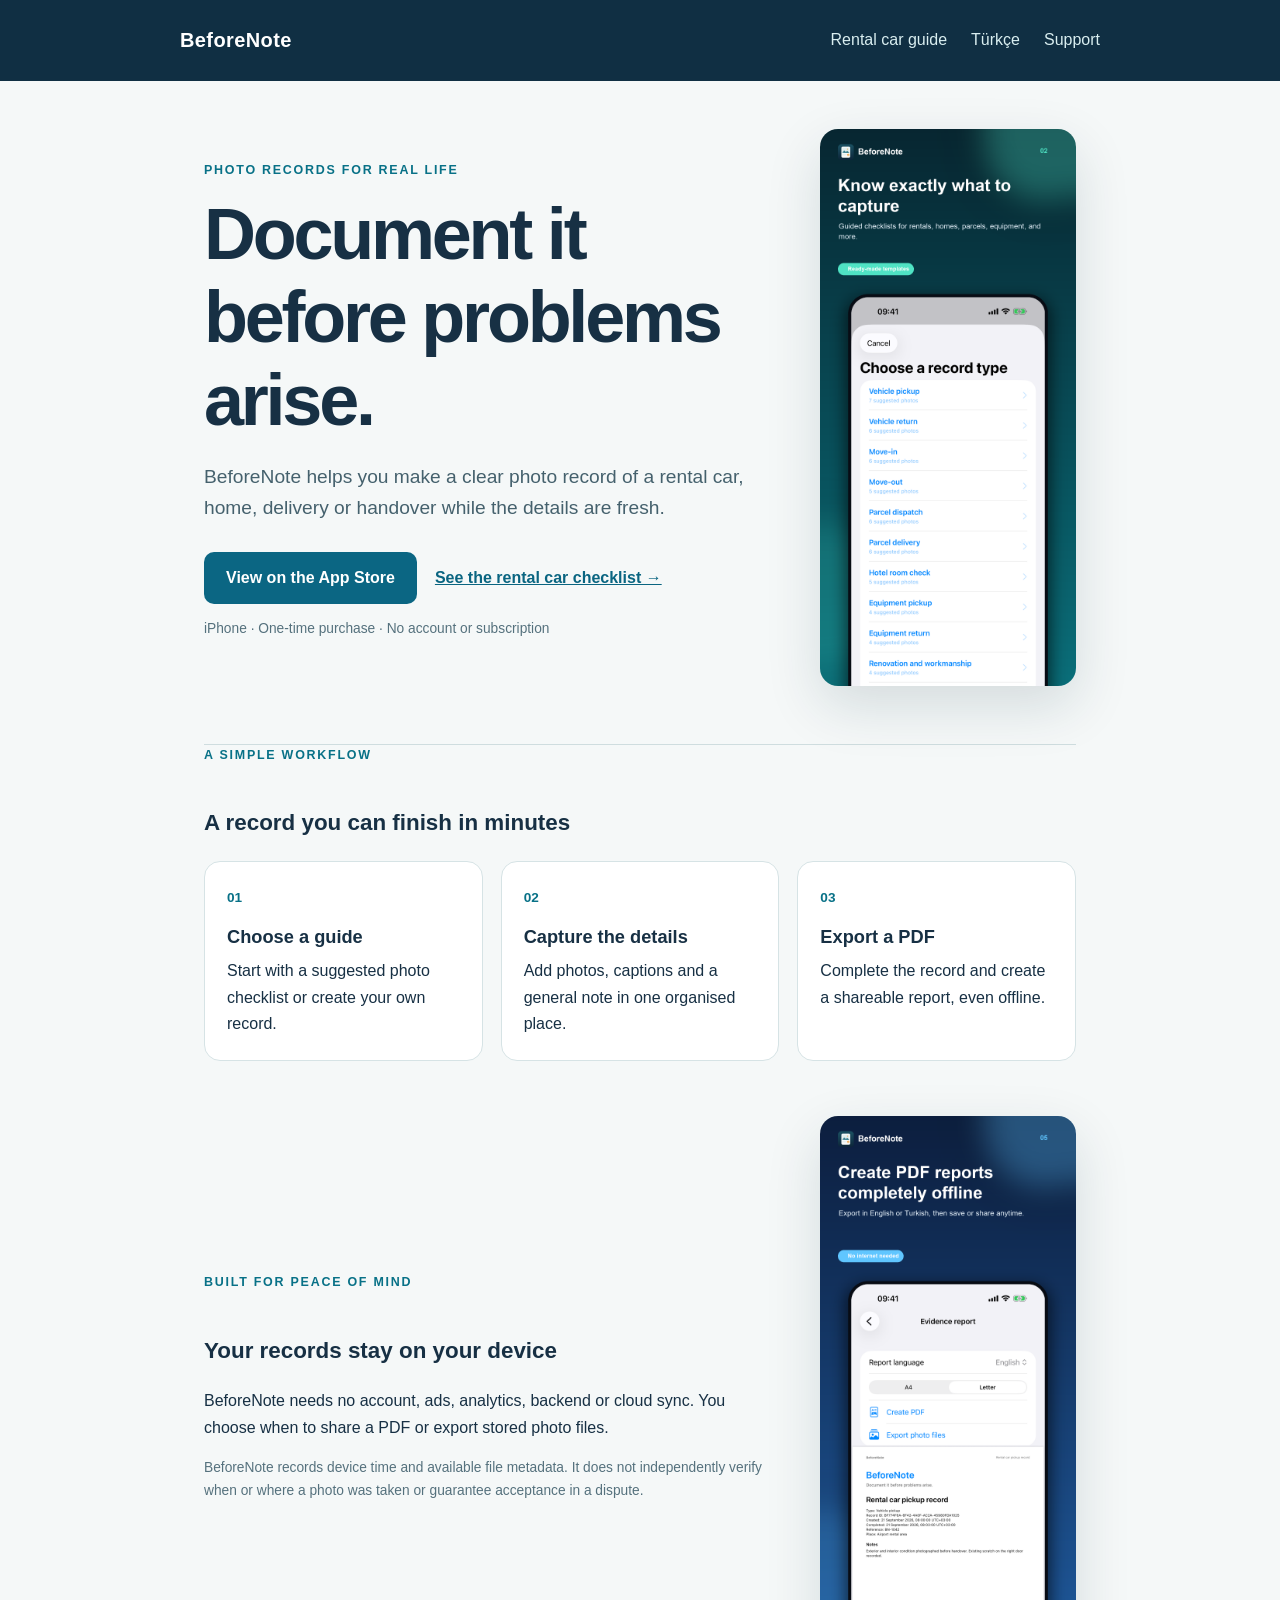
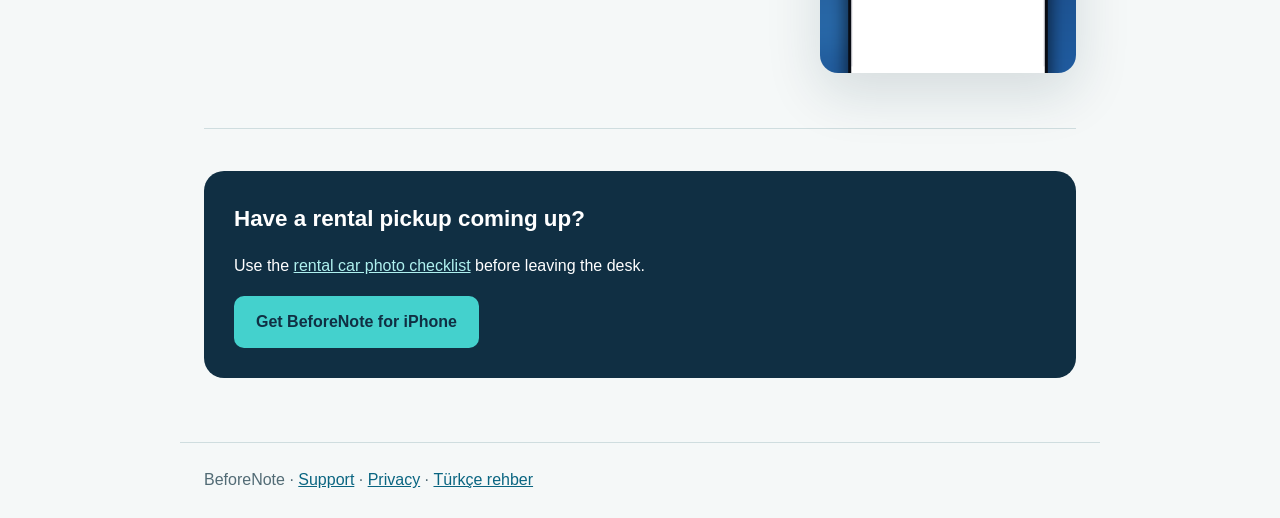
<file: index.html>
<!doctype html>
<html lang="en">
<head>
  <meta charset="utf-8"><meta name="viewport" content="width=device-width, initial-scale=1">
  <meta name="description" content="BeforeNote helps you document rental cars, homes and deliveries with guided photos, notes and offline PDF reports. One purchase. No account or subscription.">
  <meta name="theme-color" content="#102f43"><meta property="og:type" content="website">
  <meta property="og:title" content="BeforeNote — Document it before problems arise">
  <meta property="og:description" content="A private iPhone app for organised photo records and offline PDF reports.">
  <meta property="og:image" content="https://furkankoc18.github.io/beforenote-support/assets/beforenote-en.png">
  <link rel="canonical" href="https://furkankoc18.github.io/beforenote-support/">
  <title>BeforeNote — Photo records before problems arise</title><link rel="icon" href="favicon.png"><link rel="stylesheet" href="style.css">
</head>
<body>
<header><nav aria-label="Main navigation"><strong>BeforeNote</strong><a href="rental-car-photo-proof/">Rental car guide</a><a href="kiralik-arac-hasar-tespit/" lang="tr">Türkçe</a><a href="support.html">Support</a></nav></header>
<main>
  <section class="hero"><div><p class="eyebrow">PHOTO RECORDS FOR REAL LIFE</p><h1>Document it before problems arise.</h1><p class="lead">BeforeNote helps you make a clear photo record of a rental car, home, delivery or handover while the details are fresh.</p><div class="actions"><a class="button" href="https://apps.apple.com/app/id6810145116">View on the App Store</a><a class="text-link" href="rental-car-photo-proof/">See the rental car checklist →</a></div><p class="fine-print">iPhone · One-time purchase · No account or subscription</p></div><img class="hero-image" src="assets/beforenote-en.png" width="1320" height="2868" alt="BeforeNote's guided record templates on iPhone"></section>
  <section aria-labelledby="how-heading"><p class="eyebrow">A SIMPLE WORKFLOW</p><h2 id="how-heading">A record you can finish in minutes</h2><div class="feature-grid"><div class="feature"><span class="step">01</span><h3>Choose a guide</h3><p>Start with a suggested photo checklist or create your own record.</p></div><div class="feature"><span class="step">02</span><h3>Capture the details</h3><p>Add photos, captions and a general note in one organised place.</p></div><div class="feature"><span class="step">03</span><h3>Export a PDF</h3><p>Complete the record and create a shareable report, even offline.</p></div></div></section>
  <section class="split-section"><div><p class="eyebrow">BUILT FOR PEACE OF MIND</p><h2>Your records stay on your device</h2><p>BeforeNote needs no account, ads, analytics, backend or cloud sync. You choose when to share a PDF or export stored photo files.</p><p class="fine-print">BeforeNote records device time and available file metadata. It does not independently verify when or where a photo was taken or guarantee acceptance in a dispute.</p></div><img class="detail-image" src="assets/beforenote-pdf-en.png" width="1320" height="2868" loading="lazy" alt="BeforeNote's offline PDF report screen"></section>
  <section class="cta-panel"><h2>Have a rental pickup coming up?</h2><p>Use the <a href="rental-car-photo-proof/">rental car photo checklist</a> before leaving the desk.</p><a class="button" href="https://apps.apple.com/app/id6810145116">Get BeforeNote for iPhone</a></section>
</main>
<footer>BeforeNote · <a href="support.html">Support</a> · <a href="privacy.html">Privacy</a> · <a href="kiralik-arac-hasar-tespit/" lang="tr">Türkçe rehber</a></footer>
</body></html>
</file>
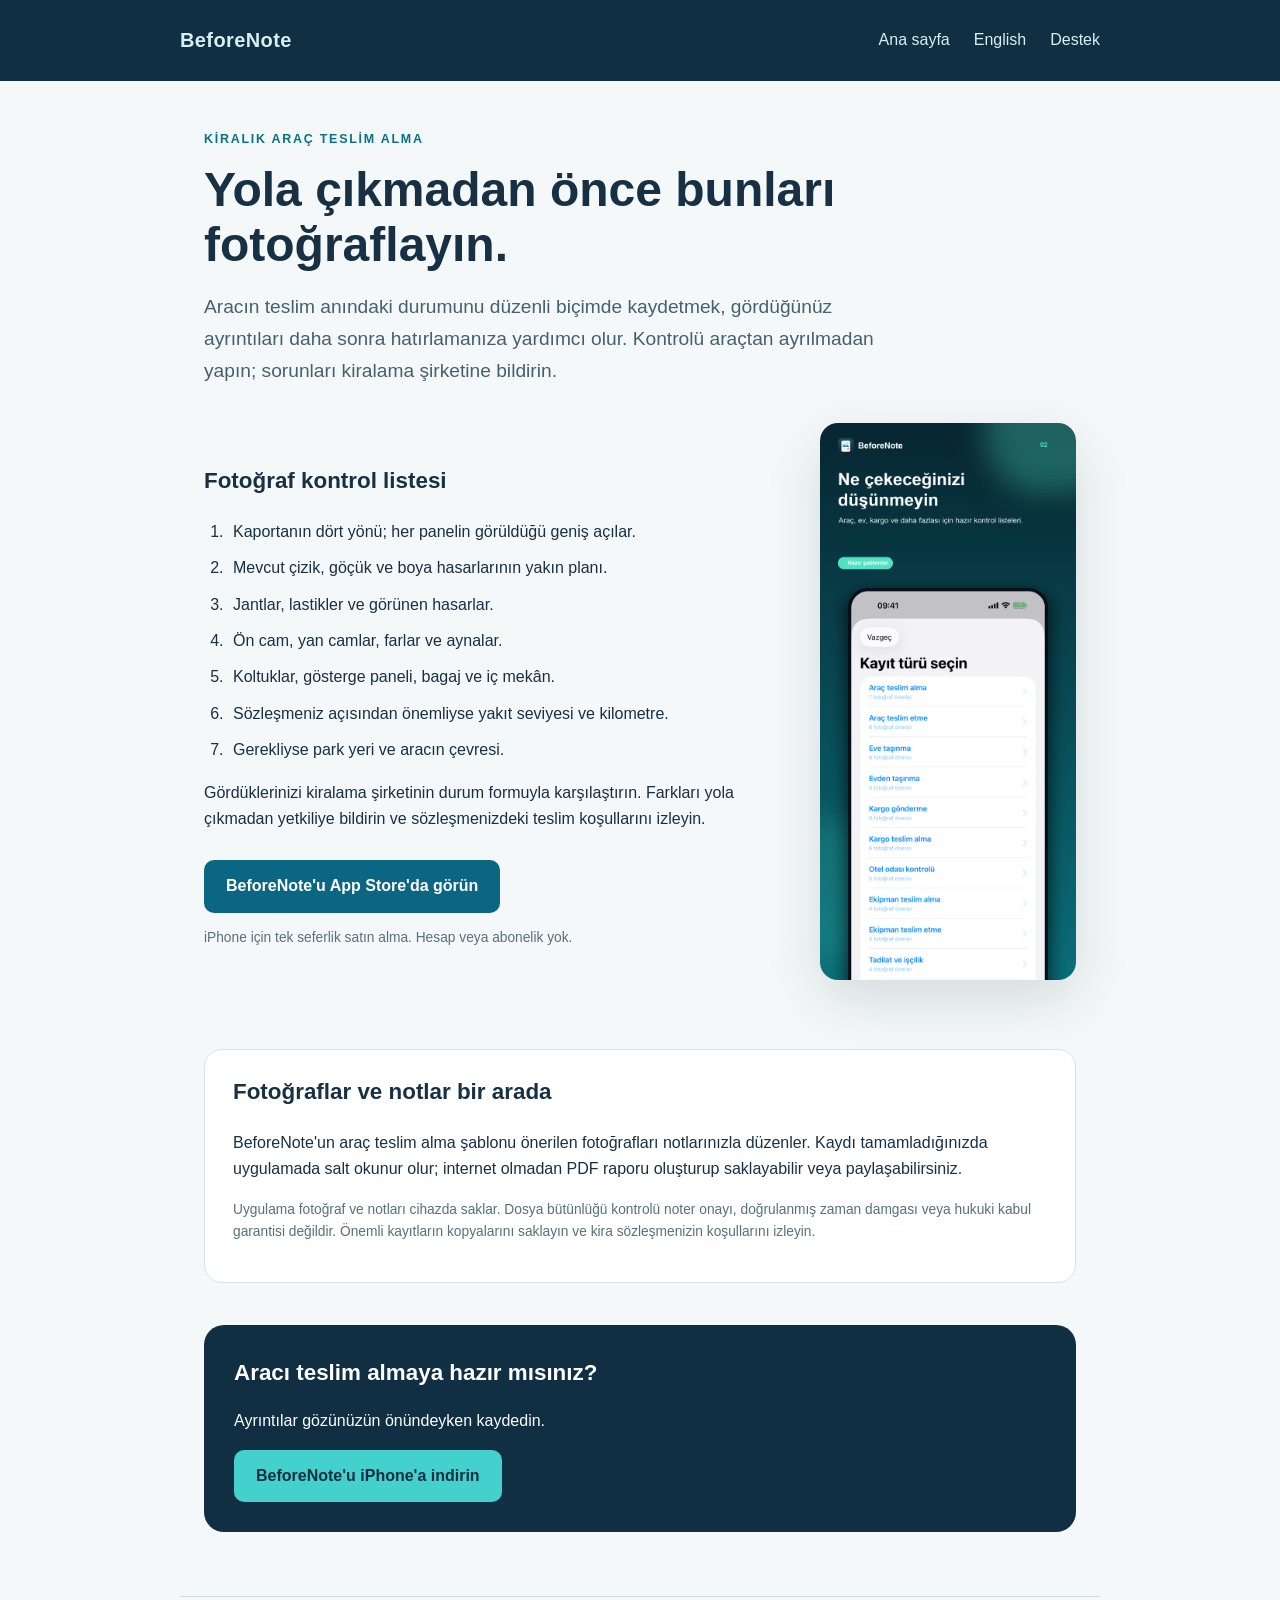
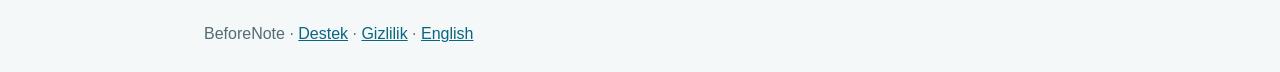
<file: kiralik-arac-hasar-tespit/index.html>
<!doctype html>
<html lang="tr">
<head>
  <meta charset="utf-8"><meta name="viewport" content="width=device-width, initial-scale=1">
  <meta name="description" content="Kiralık araç teslim alma fotoğraf kontrol listesi: yola çıkmadan önce kaportayı, jantları, camları, iç mekânı, yakıtı ve mevcut hasarları belgeleyin.">
  <meta name="theme-color" content="#102f43"><meta property="og:type" content="article">
  <meta property="og:title" content="Kiralık araç teslim alma fotoğraf listesi | BeforeNote">
  <meta property="og:description" content="Kiralık aracı teslim alırken hangi fotoğrafları çekmelisiniz?">
  <meta property="og:image" content="https://furkankoc18.github.io/beforenote-support/assets/beforenote-tr.png">
  <link rel="canonical" href="https://furkankoc18.github.io/beforenote-support/kiralik-arac-hasar-tespit/">
  <link rel="alternate" hreflang="en" href="https://furkankoc18.github.io/beforenote-support/rental-car-photo-proof/">
  <link rel="alternate" hreflang="tr" href="https://furkankoc18.github.io/beforenote-support/kiralik-arac-hasar-tespit/">
  <title>Kiralık Araç Teslim Alma Fotoğraf Listesi | BeforeNote</title><link rel="icon" href="../favicon.png"><link rel="stylesheet" href="../style.css">
</head>
<body>
<header><nav aria-label="Ana gezinme"><strong><a href="../">BeforeNote</a></strong><a href="../">Ana sayfa</a><a href="../rental-car-photo-proof/" lang="en">English</a><a href="../support.html#tr">Destek</a></nav></header>
<main>
  <p class="eyebrow">KİRALIK ARAÇ TESLİM ALMA</p><h1>Yola çıkmadan önce bunları fotoğraflayın.</h1><p class="lead">Aracın teslim anındaki durumunu düzenli biçimde kaydetmek, gördüğünüz ayrıntıları daha sonra hatırlamanıza yardımcı olur. Kontrolü araçtan ayrılmadan yapın; sorunları kiralama şirketine bildirin.</p>
  <div class="guide-layout"><div><h2>Fotoğraf kontrol listesi</h2><ol class="checklist"><li>Kaportanın dört yönü; her panelin görüldüğü geniş açılar.</li><li>Mevcut çizik, göçük ve boya hasarlarının yakın planı.</li><li>Jantlar, lastikler ve görünen hasarlar.</li><li>Ön cam, yan camlar, farlar ve aynalar.</li><li>Koltuklar, gösterge paneli, bagaj ve iç mekân.</li><li>Sözleşmeniz açısından önemliyse yakıt seviyesi ve kilometre.</li><li>Gerekliyse park yeri ve aracın çevresi.</li></ol><p>Gördüklerinizi kiralama şirketinin durum formuyla karşılaştırın. Farkları yola çıkmadan yetkiliye bildirin ve sözleşmenizdeki teslim koşullarını izleyin.</p><div class="actions"><a class="button" href="https://apps.apple.com/tr/app/id6810145116?l=tr">BeforeNote'u App Store'da görün</a></div><p class="fine-print">iPhone için tek seferlik satın alma. Hesap veya abonelik yok.</p></div><img class="guide-image" src="../assets/beforenote-tr.png" width="1320" height="2868" alt="BeforeNote araç teslim alma fotoğraf şablonu"></div>
  <section class="card"><h2>Fotoğraflar ve notlar bir arada</h2><p>BeforeNote'un araç teslim alma şablonu önerilen fotoğrafları notlarınızla düzenler. Kaydı tamamladığınızda uygulamada salt okunur olur; internet olmadan PDF raporu oluşturup saklayabilir veya paylaşabilirsiniz.</p><p class="fine-print">Uygulama fotoğraf ve notları cihazda saklar. Dosya bütünlüğü kontrolü noter onayı, doğrulanmış zaman damgası veya hukuki kabul garantisi değildir. Önemli kayıtların kopyalarını saklayın ve kira sözleşmenizin koşullarını izleyin.</p></section>
  <section class="cta-panel"><h2>Aracı teslim almaya hazır mısınız?</h2><p>Ayrıntılar gözünüzün önündeyken kaydedin.</p><a class="button" href="https://apps.apple.com/tr/app/id6810145116?l=tr">BeforeNote'u iPhone'a indirin</a></section>
</main>
<footer>BeforeNote · <a href="../support.html#tr">Destek</a> · <a href="../privacy.html#tr">Gizlilik</a> · <a href="../rental-car-photo-proof/" lang="en">English</a></footer>
</body>
</html>
</file>
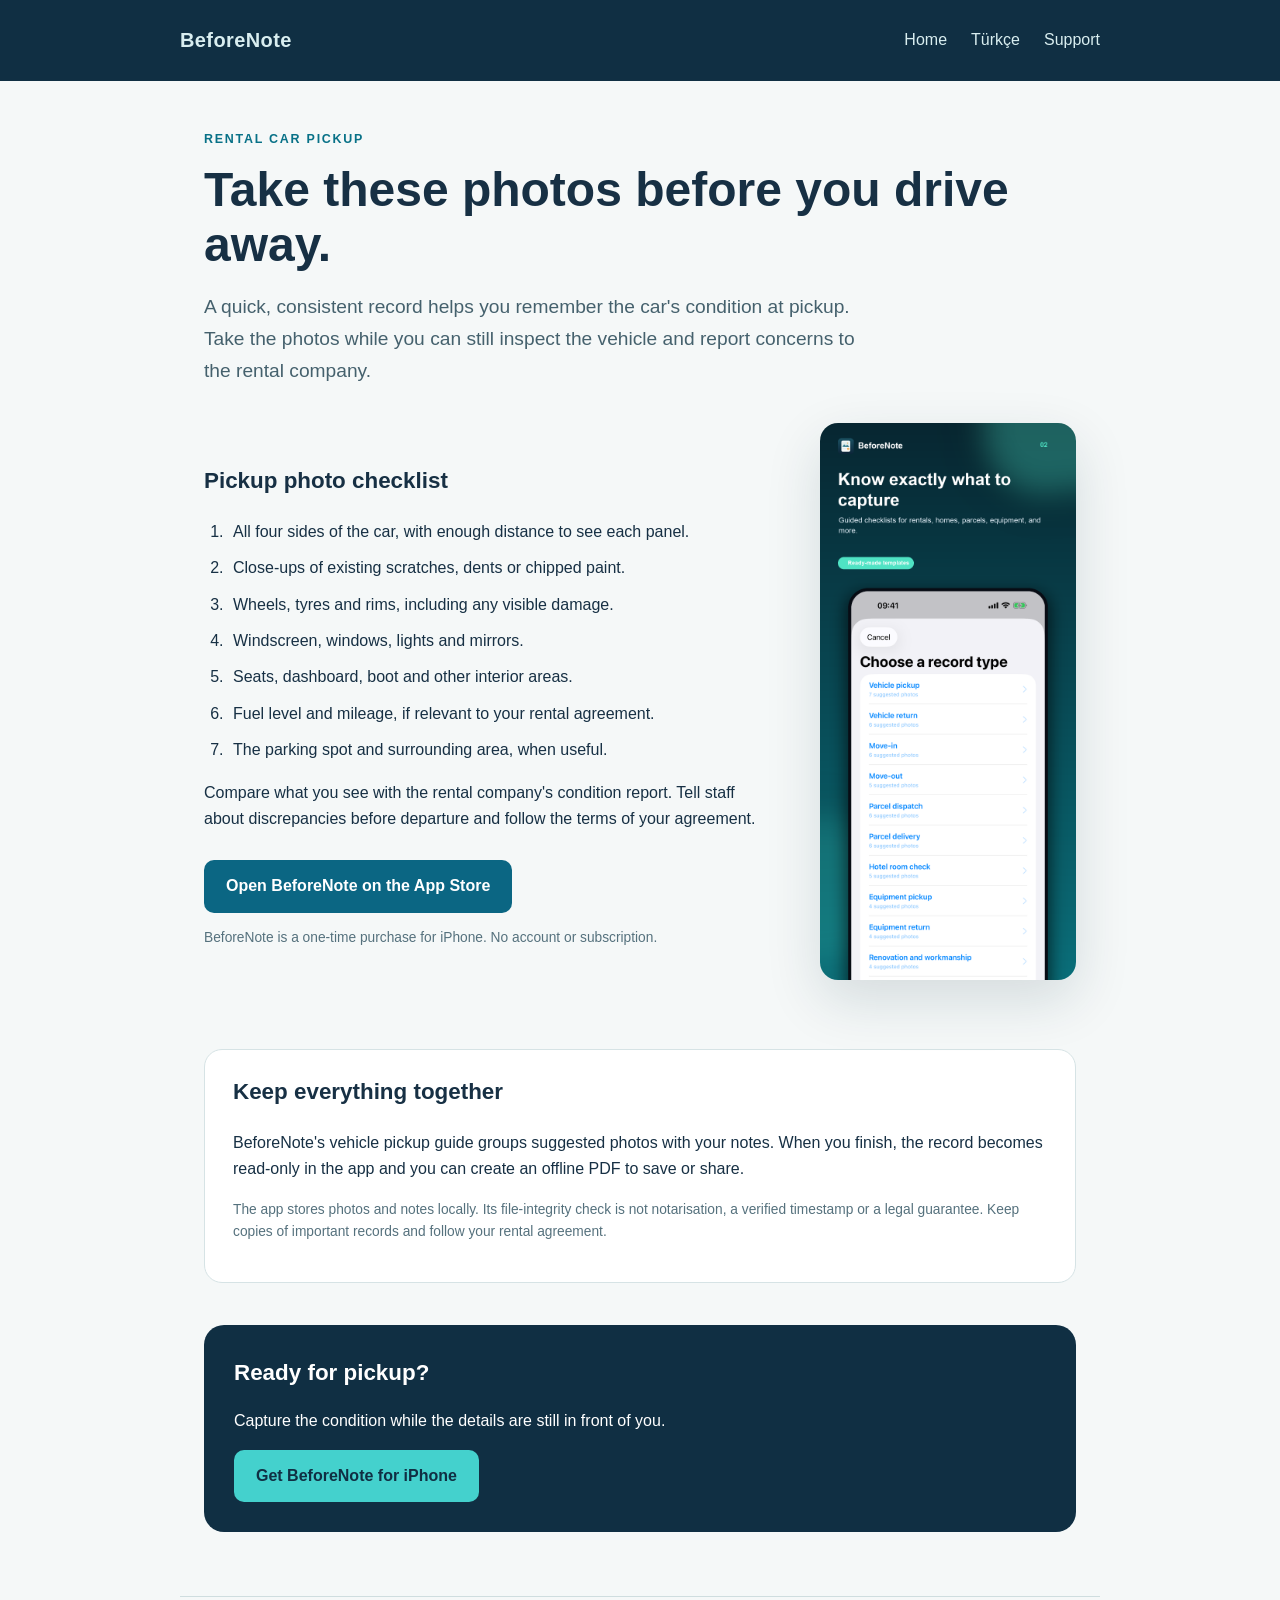
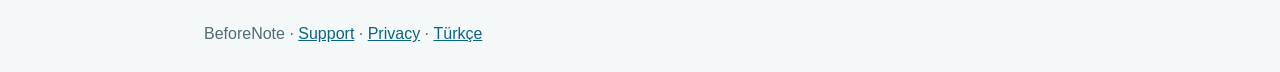
<file: rental-car-photo-proof/index.html>
<!doctype html>
<html lang="en">
<head>
  <meta charset="utf-8"><meta name="viewport" content="width=device-width, initial-scale=1">
  <meta name="description" content="Rental car pickup photo checklist: document the exterior, wheels, glass, interior, fuel and existing damage before driving away.">
  <meta name="theme-color" content="#102f43"><meta property="og:type" content="article">
  <meta property="og:title" content="Rental car pickup photo checklist | BeforeNote">
  <meta property="og:description" content="What to photograph before you drive away in a rental car.">
  <meta property="og:image" content="https://furkankoc18.github.io/beforenote-support/assets/beforenote-en.png">
  <link rel="canonical" href="https://furkankoc18.github.io/beforenote-support/rental-car-photo-proof/">
  <link rel="alternate" hreflang="tr" href="https://furkankoc18.github.io/beforenote-support/kiralik-arac-hasar-tespit/">
  <link rel="alternate" hreflang="en" href="https://furkankoc18.github.io/beforenote-support/rental-car-photo-proof/">
  <title>Rental Car Pickup Photo Checklist | BeforeNote</title><link rel="icon" href="../favicon.png"><link rel="stylesheet" href="../style.css">
</head>
<body>
<header><nav aria-label="Main navigation"><strong><a href="../">BeforeNote</a></strong><a href="../">Home</a><a href="../kiralik-arac-hasar-tespit/" lang="tr">Türkçe</a><a href="../support.html">Support</a></nav></header>
<main>
  <p class="eyebrow">RENTAL CAR PICKUP</p><h1>Take these photos before you drive away.</h1><p class="lead">A quick, consistent record helps you remember the car's condition at pickup. Take the photos while you can still inspect the vehicle and report concerns to the rental company.</p>
  <div class="guide-layout"><div><h2>Pickup photo checklist</h2><ol class="checklist"><li>All four sides of the car, with enough distance to see each panel.</li><li>Close-ups of existing scratches, dents or chipped paint.</li><li>Wheels, tyres and rims, including any visible damage.</li><li>Windscreen, windows, lights and mirrors.</li><li>Seats, dashboard, boot and other interior areas.</li><li>Fuel level and mileage, if relevant to your rental agreement.</li><li>The parking spot and surrounding area, when useful.</li></ol><p>Compare what you see with the rental company's condition report. Tell staff about discrepancies before departure and follow the terms of your agreement.</p><div class="actions"><a class="button" href="https://apps.apple.com/app/id6810145116">Open BeforeNote on the App Store</a></div><p class="fine-print">BeforeNote is a one-time purchase for iPhone. No account or subscription.</p></div><img class="guide-image" src="../assets/beforenote-en.png" width="1320" height="2868" alt="Guided vehicle pickup template in BeforeNote"></div>
  <section class="card"><h2>Keep everything together</h2><p>BeforeNote's vehicle pickup guide groups suggested photos with your notes. When you finish, the record becomes read-only in the app and you can create an offline PDF to save or share.</p><p class="fine-print">The app stores photos and notes locally. Its file-integrity check is not notarisation, a verified timestamp or a legal guarantee. Keep copies of important records and follow your rental agreement.</p></section>
  <section class="cta-panel"><h2>Ready for pickup?</h2><p>Capture the condition while the details are still in front of you.</p><a class="button" href="https://apps.apple.com/app/id6810145116">Get BeforeNote for iPhone</a></section>
</main>
<footer>BeforeNote · <a href="../support.html">Support</a> · <a href="../privacy.html">Privacy</a> · <a href="../kiralik-arac-hasar-tespit/" lang="tr">Türkçe</a></footer>
</body>
</html>
</file>
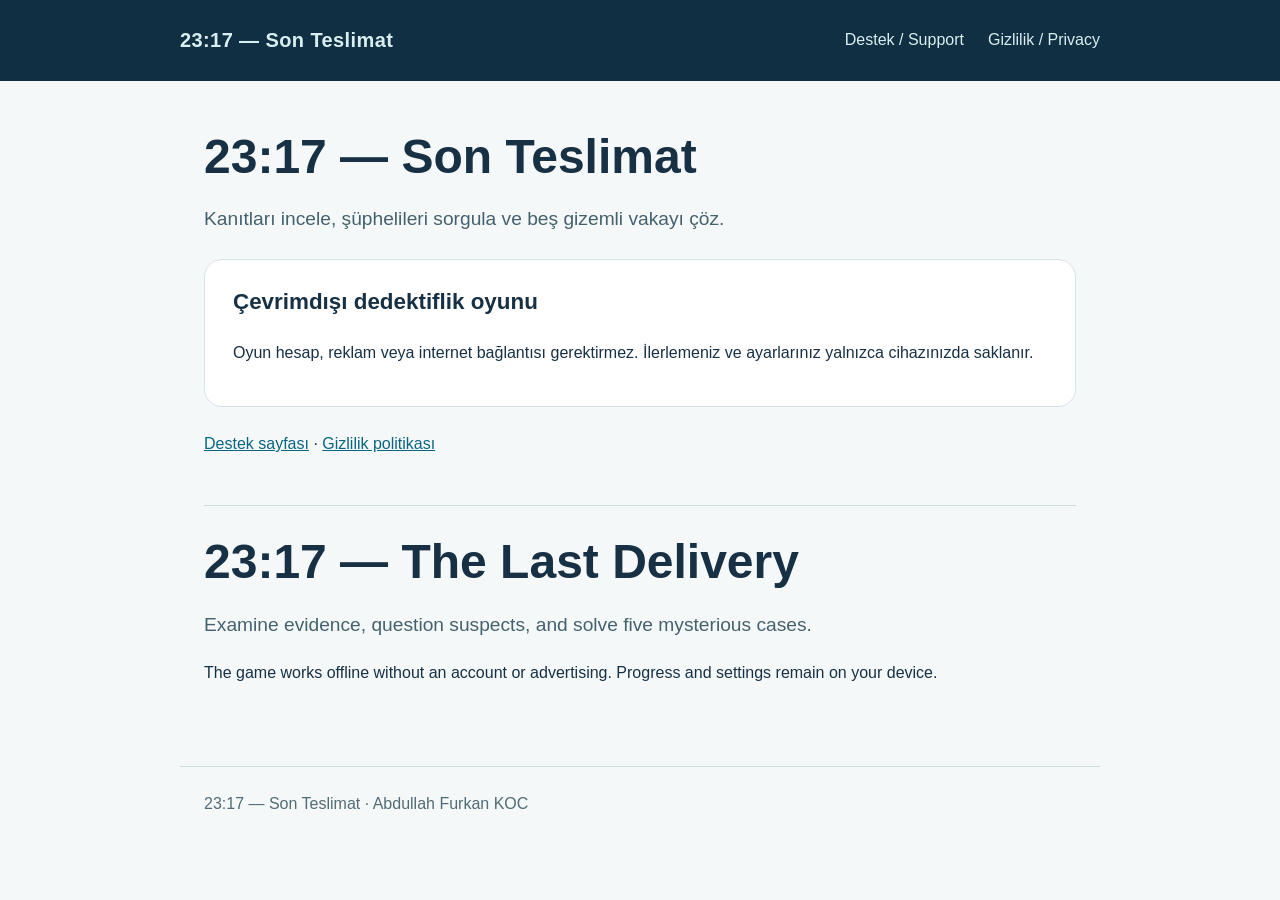
<file: son-teslimat/index.html>
<!doctype html>
<html lang="tr">
<head><meta charset="utf-8"><meta name="viewport" content="width=device-width, initial-scale=1"><title>23:17 — Son Teslimat</title><meta name="description" content="23:17 — Son Teslimat için destek ve gizlilik bilgileri."><link rel="stylesheet" href="../style.css"></head>
<body>
<header><nav><strong><a href="index.html">23:17 — Son Teslimat</a></strong><a href="support.html">Destek / Support</a><a href="privacy.html">Gizlilik / Privacy</a></nav></header>
<main><h1>23:17 — Son Teslimat</h1><p class="lead">Kanıtları incele, şüphelileri sorgula ve beş gizemli vakayı çöz.</p>
<div class="card"><h2>Çevrimdışı dedektiflik oyunu</h2><p>Oyun hesap, reklam veya internet bağlantısı gerektirmez. İlerlemeniz ve ayarlarınız yalnızca cihazınızda saklanır.</p></div>
<p><a href="support.html">Destek sayfası</a> · <a href="privacy.html">Gizlilik politikası</a></p>
<section class="language-block" lang="en"><h1>23:17 — The Last Delivery</h1><p class="lead">Examine evidence, question suspects, and solve five mysterious cases.</p><p>The game works offline without an account or advertising. Progress and settings remain on your device.</p></section>
</main><footer>23:17 — Son Teslimat · Abdullah Furkan KOC</footer>
</body></html>
</file>
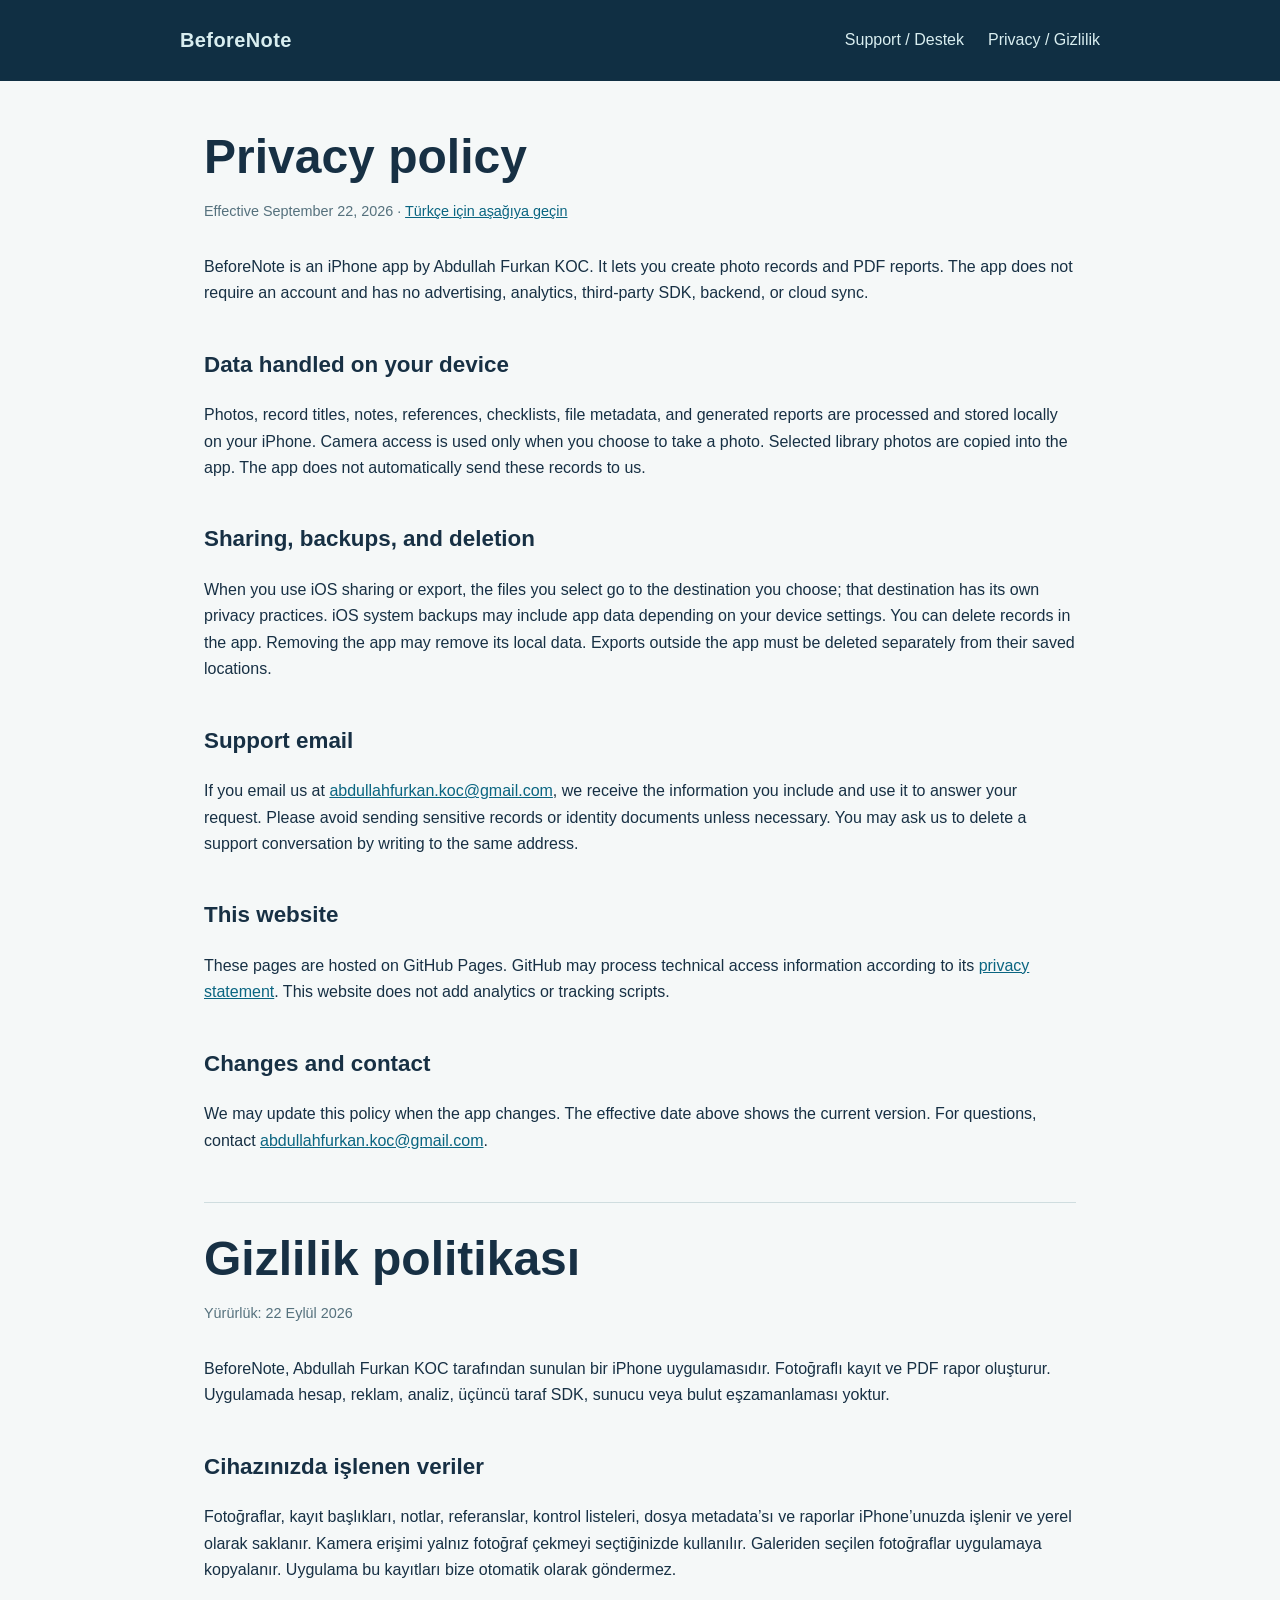
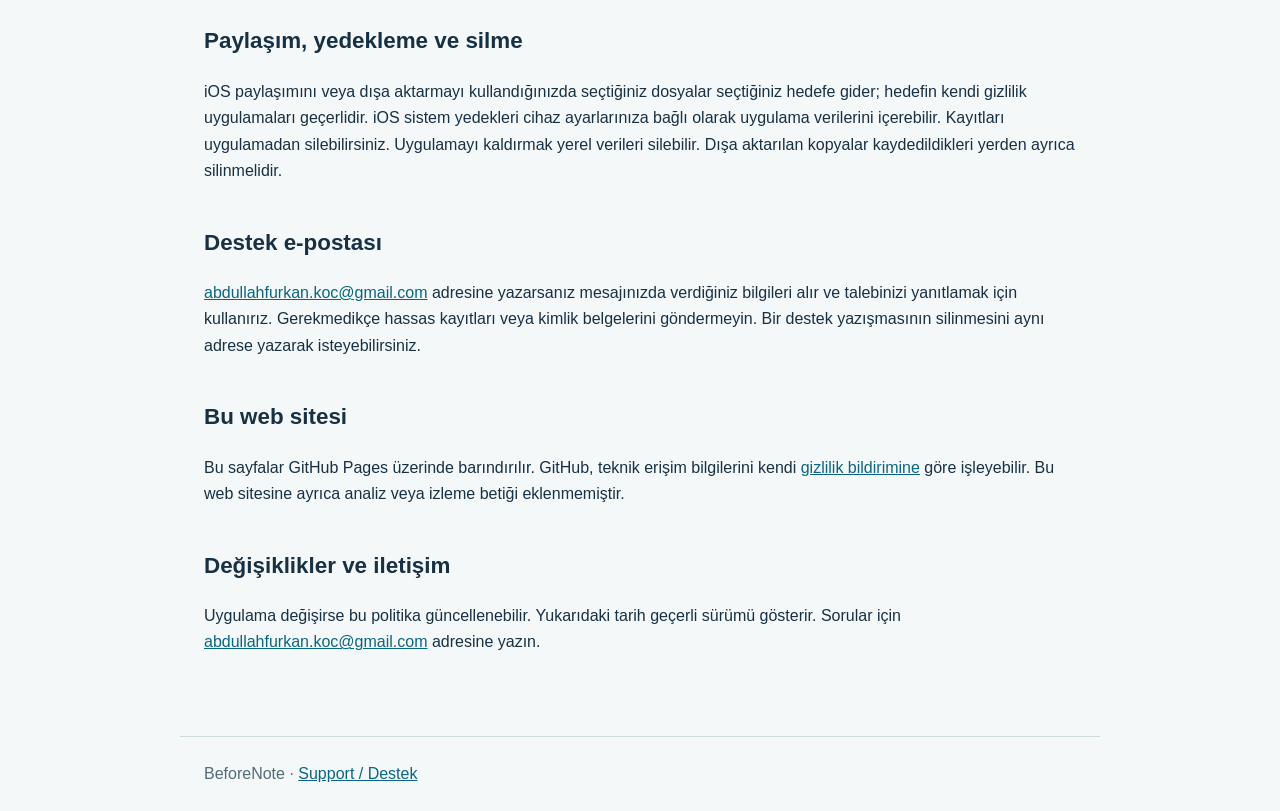
<file: privacy.html>
<!doctype html>
<html lang="en">
<head><meta charset="utf-8"><meta name="viewport" content="width=device-width, initial-scale=1"><title>Privacy Policy — BeforeNote</title><meta name="description" content="How BeforeNote handles photos, records, exports, and support messages."><link rel="stylesheet" href="style.css"></head>
<body>
<header><nav><strong><a href="index.html">BeforeNote</a></strong><a href="support.html">Support / Destek</a><a href="privacy.html">Privacy / Gizlilik</a></nav></header>
<main><h1>Privacy policy</h1><p class="lang">Effective September 22, 2026 · <a href="#tr">Türkçe için aşağıya geçin</a></p>
<p>BeforeNote is an iPhone app by Abdullah Furkan KOC. It lets you create photo records and PDF reports. The app does not require an account and has no advertising, analytics, third-party SDK, backend, or cloud sync.</p>
<h2>Data handled on your device</h2><p>Photos, record titles, notes, references, checklists, file metadata, and generated reports are processed and stored locally on your iPhone. Camera access is used only when you choose to take a photo. Selected library photos are copied into the app. The app does not automatically send these records to us.</p>
<h2>Sharing, backups, and deletion</h2><p>When you use iOS sharing or export, the files you select go to the destination you choose; that destination has its own privacy practices. iOS system backups may include app data depending on your device settings. You can delete records in the app. Removing the app may remove its local data. Exports outside the app must be deleted separately from their saved locations.</p>
<h2>Support email</h2><p>If you email us at <a href="mailto:abdullahfurkan.koc@gmail.com">abdullahfurkan.koc@gmail.com</a>, we receive the information you include and use it to answer your request. Please avoid sending sensitive records or identity documents unless necessary. You may ask us to delete a support conversation by writing to the same address.</p>
<h2>This website</h2><p>These pages are hosted on GitHub Pages. GitHub may process technical access information according to its <a href="https://docs.github.com/en/site-policy/privacy-policies/github-general-privacy-statement">privacy statement</a>. This website does not add analytics or tracking scripts.</p>
<h2>Changes and contact</h2><p>We may update this policy when the app changes. The effective date above shows the current version. For questions, contact <a href="mailto:abdullahfurkan.koc@gmail.com">abdullahfurkan.koc@gmail.com</a>.</p>
<section class="language-block" id="tr" lang="tr"><h1>Gizlilik politikası</h1><p class="lang">Yürürlük: 22 Eylül 2026</p>
<p>BeforeNote, Abdullah Furkan KOC tarafından sunulan bir iPhone uygulamasıdır. Fotoğraflı kayıt ve PDF rapor oluşturur. Uygulamada hesap, reklam, analiz, üçüncü taraf SDK, sunucu veya bulut eşzamanlaması yoktur.</p>
<h2>Cihazınızda işlenen veriler</h2><p>Fotoğraflar, kayıt başlıkları, notlar, referanslar, kontrol listeleri, dosya metadata’sı ve raporlar iPhone’unuzda işlenir ve yerel olarak saklanır. Kamera erişimi yalnız fotoğraf çekmeyi seçtiğinizde kullanılır. Galeriden seçilen fotoğraflar uygulamaya kopyalanır. Uygulama bu kayıtları bize otomatik olarak göndermez.</p>
<h2>Paylaşım, yedekleme ve silme</h2><p>iOS paylaşımını veya dışa aktarmayı kullandığınızda seçtiğiniz dosyalar seçtiğiniz hedefe gider; hedefin kendi gizlilik uygulamaları geçerlidir. iOS sistem yedekleri cihaz ayarlarınıza bağlı olarak uygulama verilerini içerebilir. Kayıtları uygulamadan silebilirsiniz. Uygulamayı kaldırmak yerel verileri silebilir. Dışa aktarılan kopyalar kaydedildikleri yerden ayrıca silinmelidir.</p>
<h2>Destek e-postası</h2><p><a href="mailto:abdullahfurkan.koc@gmail.com">abdullahfurkan.koc@gmail.com</a> adresine yazarsanız mesajınızda verdiğiniz bilgileri alır ve talebinizi yanıtlamak için kullanırız. Gerekmedikçe hassas kayıtları veya kimlik belgelerini göndermeyin. Bir destek yazışmasının silinmesini aynı adrese yazarak isteyebilirsiniz.</p>
<h2>Bu web sitesi</h2><p>Bu sayfalar GitHub Pages üzerinde barındırılır. GitHub, teknik erişim bilgilerini kendi <a href="https://docs.github.com/en/site-policy/privacy-policies/github-general-privacy-statement">gizlilik bildirimine</a> göre işleyebilir. Bu web sitesine ayrıca analiz veya izleme betiği eklenmemiştir.</p>
<h2>Değişiklikler ve iletişim</h2><p>Uygulama değişirse bu politika güncellenebilir. Yukarıdaki tarih geçerli sürümü gösterir. Sorular için <a href="mailto:abdullahfurkan.koc@gmail.com">abdullahfurkan.koc@gmail.com</a> adresine yazın.</p></section>
</main><footer>BeforeNote · <a href="support.html">Support / Destek</a></footer>
</body></html>
</file>
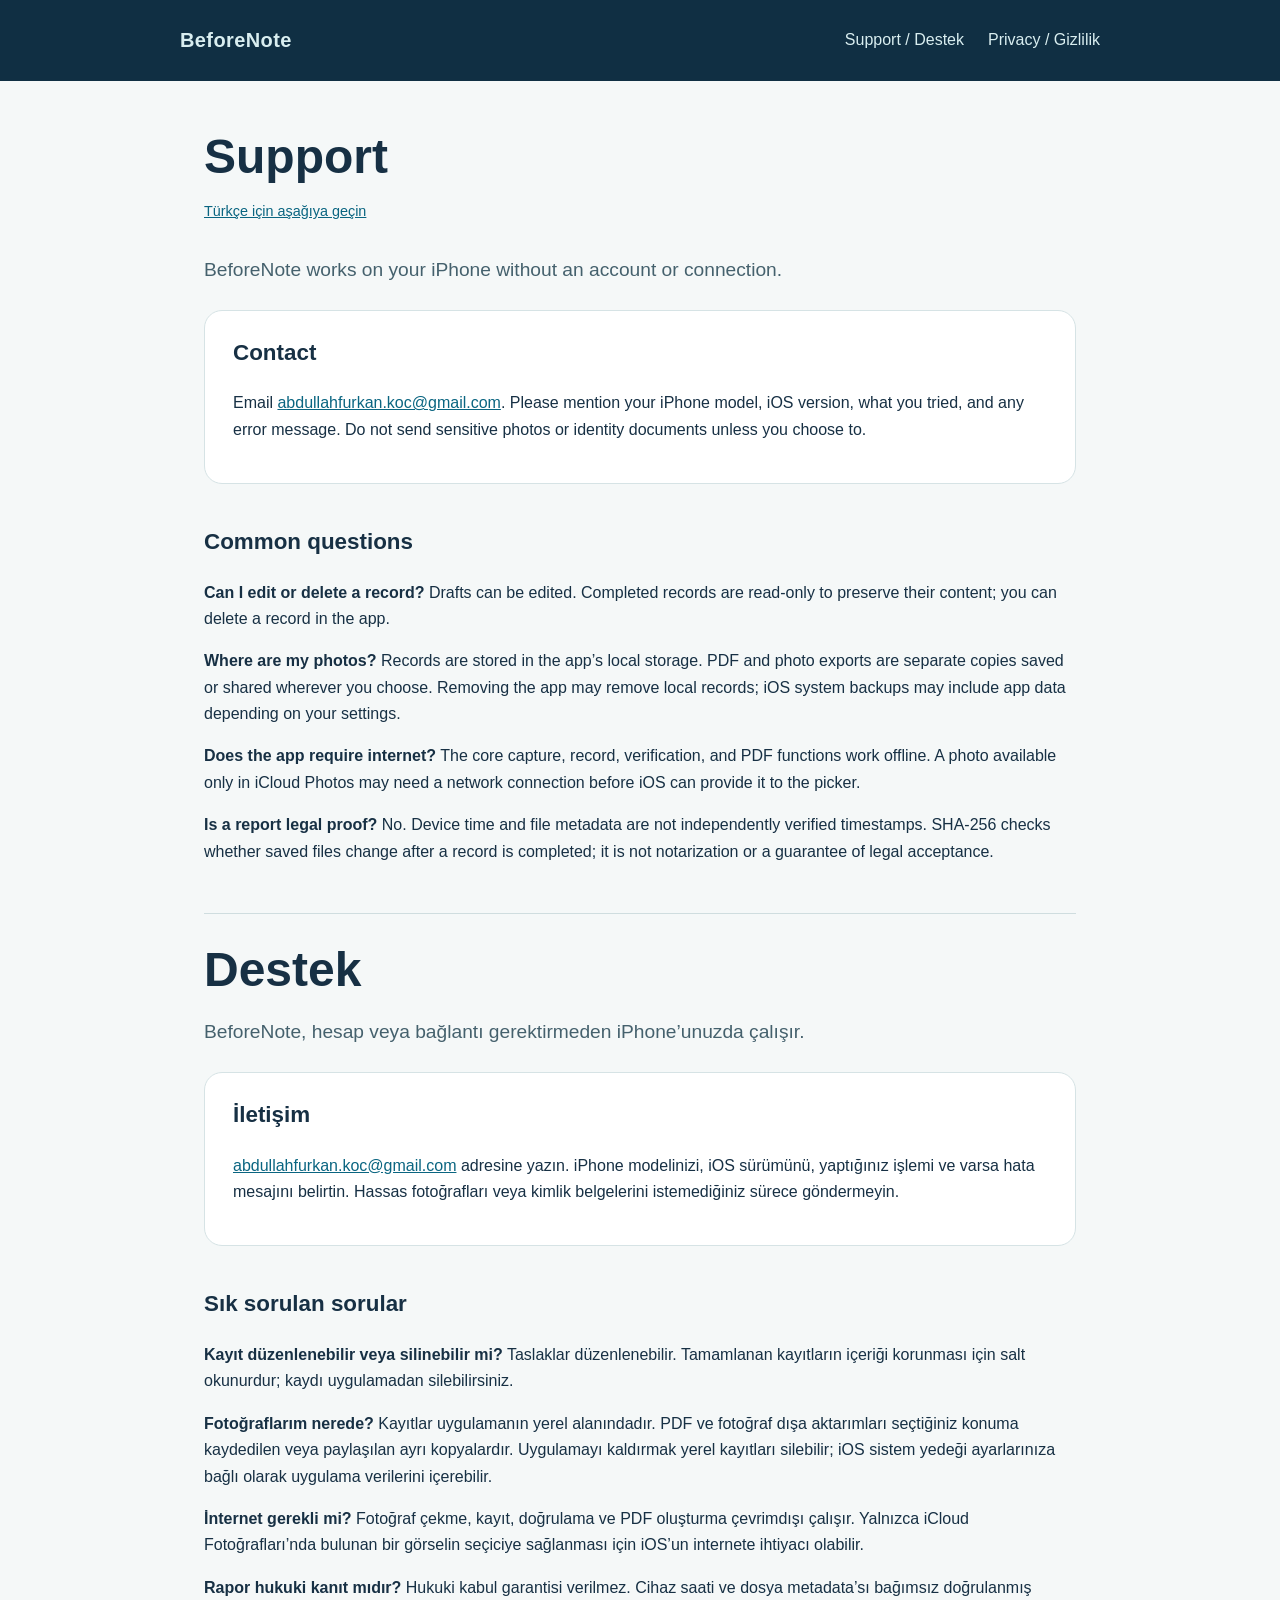
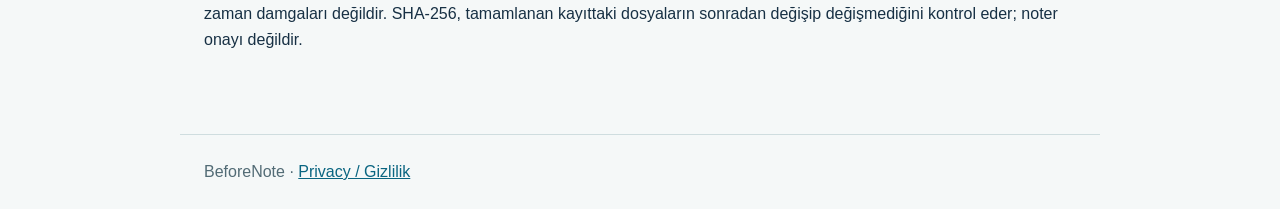
<file: support.html>
<!doctype html>
<html lang="en">
<head><meta charset="utf-8"><meta name="viewport" content="width=device-width, initial-scale=1"><title>Support — BeforeNote</title><meta name="description" content="Help with BeforeNote records, photos, PDF reports, and privacy."><link rel="stylesheet" href="style.css"></head>
<body>
<header><nav><strong><a href="index.html">BeforeNote</a></strong><a href="support.html">Support / Destek</a><a href="privacy.html">Privacy / Gizlilik</a></nav></header>
<main><h1>Support</h1><p class="lang"><a href="#tr">Türkçe için aşağıya geçin</a></p><p class="lead">BeforeNote works on your iPhone without an account or connection.</p>
<div class="card"><h2>Contact</h2><p>Email <a href="mailto:abdullahfurkan.koc@gmail.com?subject=BeforeNote%20Support">abdullahfurkan.koc@gmail.com</a>. Please mention your iPhone model, iOS version, what you tried, and any error message. Do not send sensitive photos or identity documents unless you choose to.</p></div>
<h2>Common questions</h2>
<p><strong>Can I edit or delete a record?</strong> Drafts can be edited. Completed records are read-only to preserve their content; you can delete a record in the app.</p>
<p><strong>Where are my photos?</strong> Records are stored in the app’s local storage. PDF and photo exports are separate copies saved or shared wherever you choose. Removing the app may remove local records; iOS system backups may include app data depending on your settings.</p>
<p><strong>Does the app require internet?</strong> The core capture, record, verification, and PDF functions work offline. A photo available only in iCloud Photos may need a network connection before iOS can provide it to the picker.</p>
<p><strong>Is a report legal proof?</strong> No. Device time and file metadata are not independently verified timestamps. SHA-256 checks whether saved files change after a record is completed; it is not notarization or a guarantee of legal acceptance.</p>
<section class="language-block" id="tr" lang="tr"><h1>Destek</h1><p class="lead">BeforeNote, hesap veya bağlantı gerektirmeden iPhone’unuzda çalışır.</p>
<div class="card"><h2>İletişim</h2><p><a href="mailto:abdullahfurkan.koc@gmail.com?subject=BeforeNote%20Destek">abdullahfurkan.koc@gmail.com</a> adresine yazın. iPhone modelinizi, iOS sürümünü, yaptığınız işlemi ve varsa hata mesajını belirtin. Hassas fotoğrafları veya kimlik belgelerini istemediğiniz sürece göndermeyin.</p></div>
<h2>Sık sorulan sorular</h2>
<p><strong>Kayıt düzenlenebilir veya silinebilir mi?</strong> Taslaklar düzenlenebilir. Tamamlanan kayıtların içeriği korunması için salt okunurdur; kaydı uygulamadan silebilirsiniz.</p>
<p><strong>Fotoğraflarım nerede?</strong> Kayıtlar uygulamanın yerel alanındadır. PDF ve fotoğraf dışa aktarımları seçtiğiniz konuma kaydedilen veya paylaşılan ayrı kopyalardır. Uygulamayı kaldırmak yerel kayıtları silebilir; iOS sistem yedeği ayarlarınıza bağlı olarak uygulama verilerini içerebilir.</p>
<p><strong>İnternet gerekli mi?</strong> Fotoğraf çekme, kayıt, doğrulama ve PDF oluşturma çevrimdışı çalışır. Yalnızca iCloud Fotoğrafları’nda bulunan bir görselin seçiciye sağlanması için iOS’un internete ihtiyacı olabilir.</p>
<p><strong>Rapor hukuki kanıt mıdır?</strong> Hukuki kabul garantisi verilmez. Cihaz saati ve dosya metadata’sı bağımsız doğrulanmış zaman damgaları değildir. SHA-256, tamamlanan kayıttaki dosyaların sonradan değişip değişmediğini kontrol eder; noter onayı değildir.</p></section>
</main><footer>BeforeNote · <a href="privacy.html">Privacy / Gizlilik</a></footer>
</body></html>
</file>
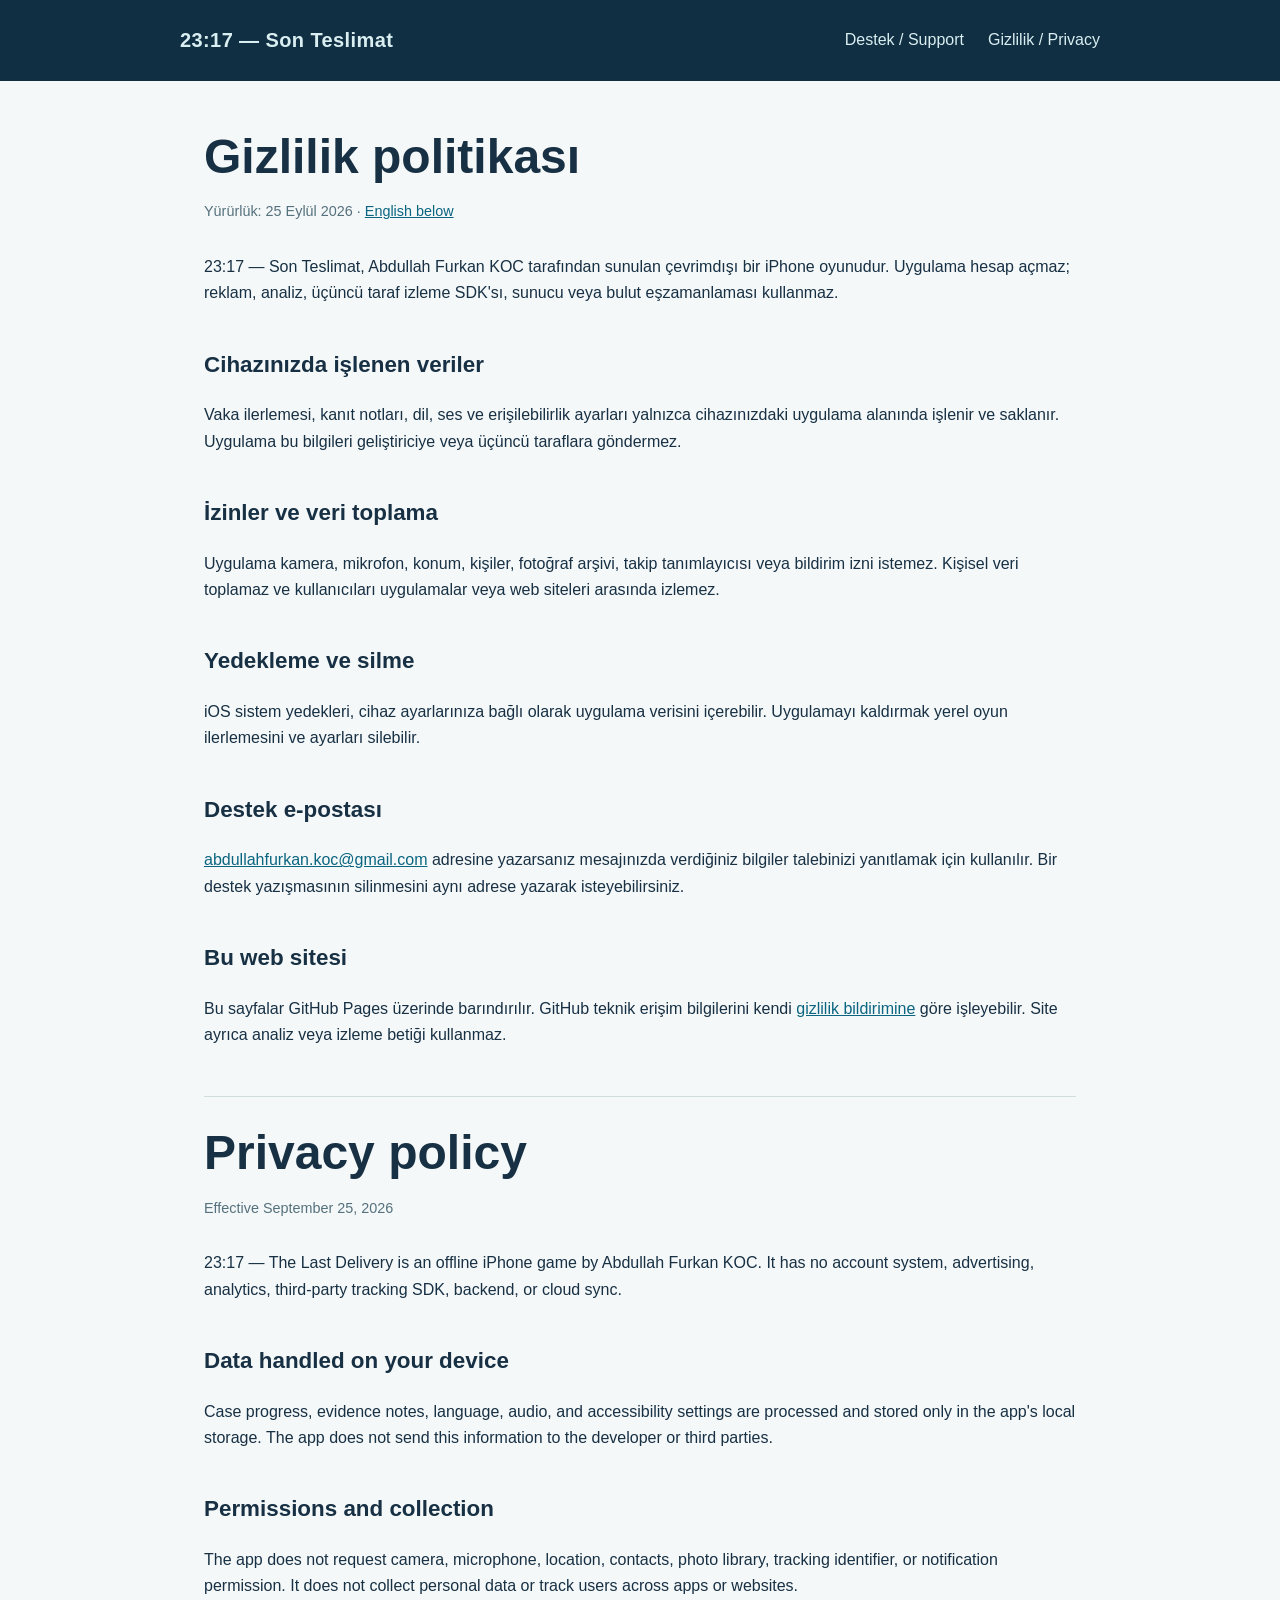
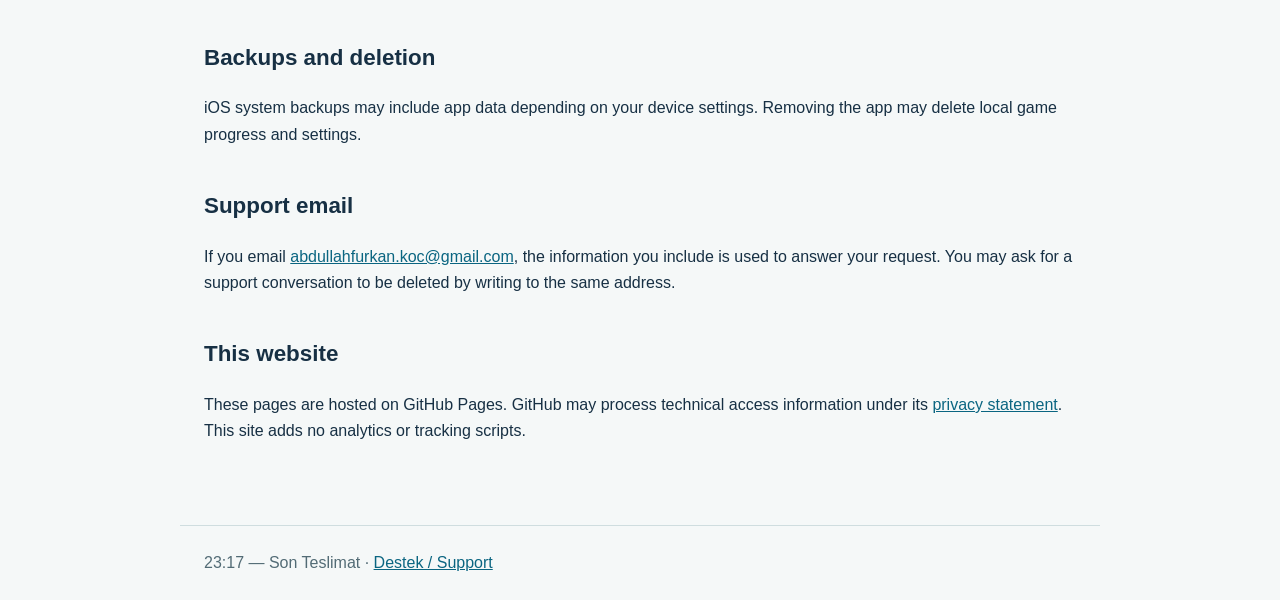
<file: son-teslimat/privacy.html>
<!doctype html>
<html lang="tr">
<head><meta charset="utf-8"><meta name="viewport" content="width=device-width, initial-scale=1"><title>Gizlilik Politikası — 23:17 Son Teslimat</title><meta name="description" content="23:17 — Son Teslimat gizlilik politikası."><link rel="stylesheet" href="../style.css"></head>
<body>
<header><nav><strong><a href="index.html">23:17 — Son Teslimat</a></strong><a href="support.html">Destek / Support</a><a href="privacy.html">Gizlilik / Privacy</a></nav></header>
<main><h1>Gizlilik politikası</h1><p class="lang">Yürürlük: 25 Eylül 2026 · <a href="#en">English below</a></p>
<p>23:17 — Son Teslimat, Abdullah Furkan KOC tarafından sunulan çevrimdışı bir iPhone oyunudur. Uygulama hesap açmaz; reklam, analiz, üçüncü taraf izleme SDK'sı, sunucu veya bulut eşzamanlaması kullanmaz.</p>
<h2>Cihazınızda işlenen veriler</h2><p>Vaka ilerlemesi, kanıt notları, dil, ses ve erişilebilirlik ayarları yalnızca cihazınızdaki uygulama alanında işlenir ve saklanır. Uygulama bu bilgileri geliştiriciye veya üçüncü taraflara göndermez.</p>
<h2>İzinler ve veri toplama</h2><p>Uygulama kamera, mikrofon, konum, kişiler, fotoğraf arşivi, takip tanımlayıcısı veya bildirim izni istemez. Kişisel veri toplamaz ve kullanıcıları uygulamalar veya web siteleri arasında izlemez.</p>
<h2>Yedekleme ve silme</h2><p>iOS sistem yedekleri, cihaz ayarlarınıza bağlı olarak uygulama verisini içerebilir. Uygulamayı kaldırmak yerel oyun ilerlemesini ve ayarları silebilir.</p>
<h2>Destek e-postası</h2><p><a href="mailto:abdullahfurkan.koc@gmail.com">abdullahfurkan.koc@gmail.com</a> adresine yazarsanız mesajınızda verdiğiniz bilgiler talebinizi yanıtlamak için kullanılır. Bir destek yazışmasının silinmesini aynı adrese yazarak isteyebilirsiniz.</p>
<h2>Bu web sitesi</h2><p>Bu sayfalar GitHub Pages üzerinde barındırılır. GitHub teknik erişim bilgilerini kendi <a href="https://docs.github.com/en/site-policy/privacy-policies/github-general-privacy-statement">gizlilik bildirimine</a> göre işleyebilir. Site ayrıca analiz veya izleme betiği kullanmaz.</p>
<section class="language-block" id="en" lang="en"><h1>Privacy policy</h1><p class="lang">Effective September 25, 2026</p>
<p>23:17 — The Last Delivery is an offline iPhone game by Abdullah Furkan KOC. It has no account system, advertising, analytics, third-party tracking SDK, backend, or cloud sync.</p>
<h2>Data handled on your device</h2><p>Case progress, evidence notes, language, audio, and accessibility settings are processed and stored only in the app's local storage. The app does not send this information to the developer or third parties.</p>
<h2>Permissions and collection</h2><p>The app does not request camera, microphone, location, contacts, photo library, tracking identifier, or notification permission. It does not collect personal data or track users across apps or websites.</p>
<h2>Backups and deletion</h2><p>iOS system backups may include app data depending on your device settings. Removing the app may delete local game progress and settings.</p>
<h2>Support email</h2><p>If you email <a href="mailto:abdullahfurkan.koc@gmail.com">abdullahfurkan.koc@gmail.com</a>, the information you include is used to answer your request. You may ask for a support conversation to be deleted by writing to the same address.</p>
<h2>This website</h2><p>These pages are hosted on GitHub Pages. GitHub may process technical access information under its <a href="https://docs.github.com/en/site-policy/privacy-policies/github-general-privacy-statement">privacy statement</a>. This site adds no analytics or tracking scripts.</p></section>
</main><footer>23:17 — Son Teslimat · <a href="support.html">Destek / Support</a></footer>
</body></html>
</file>
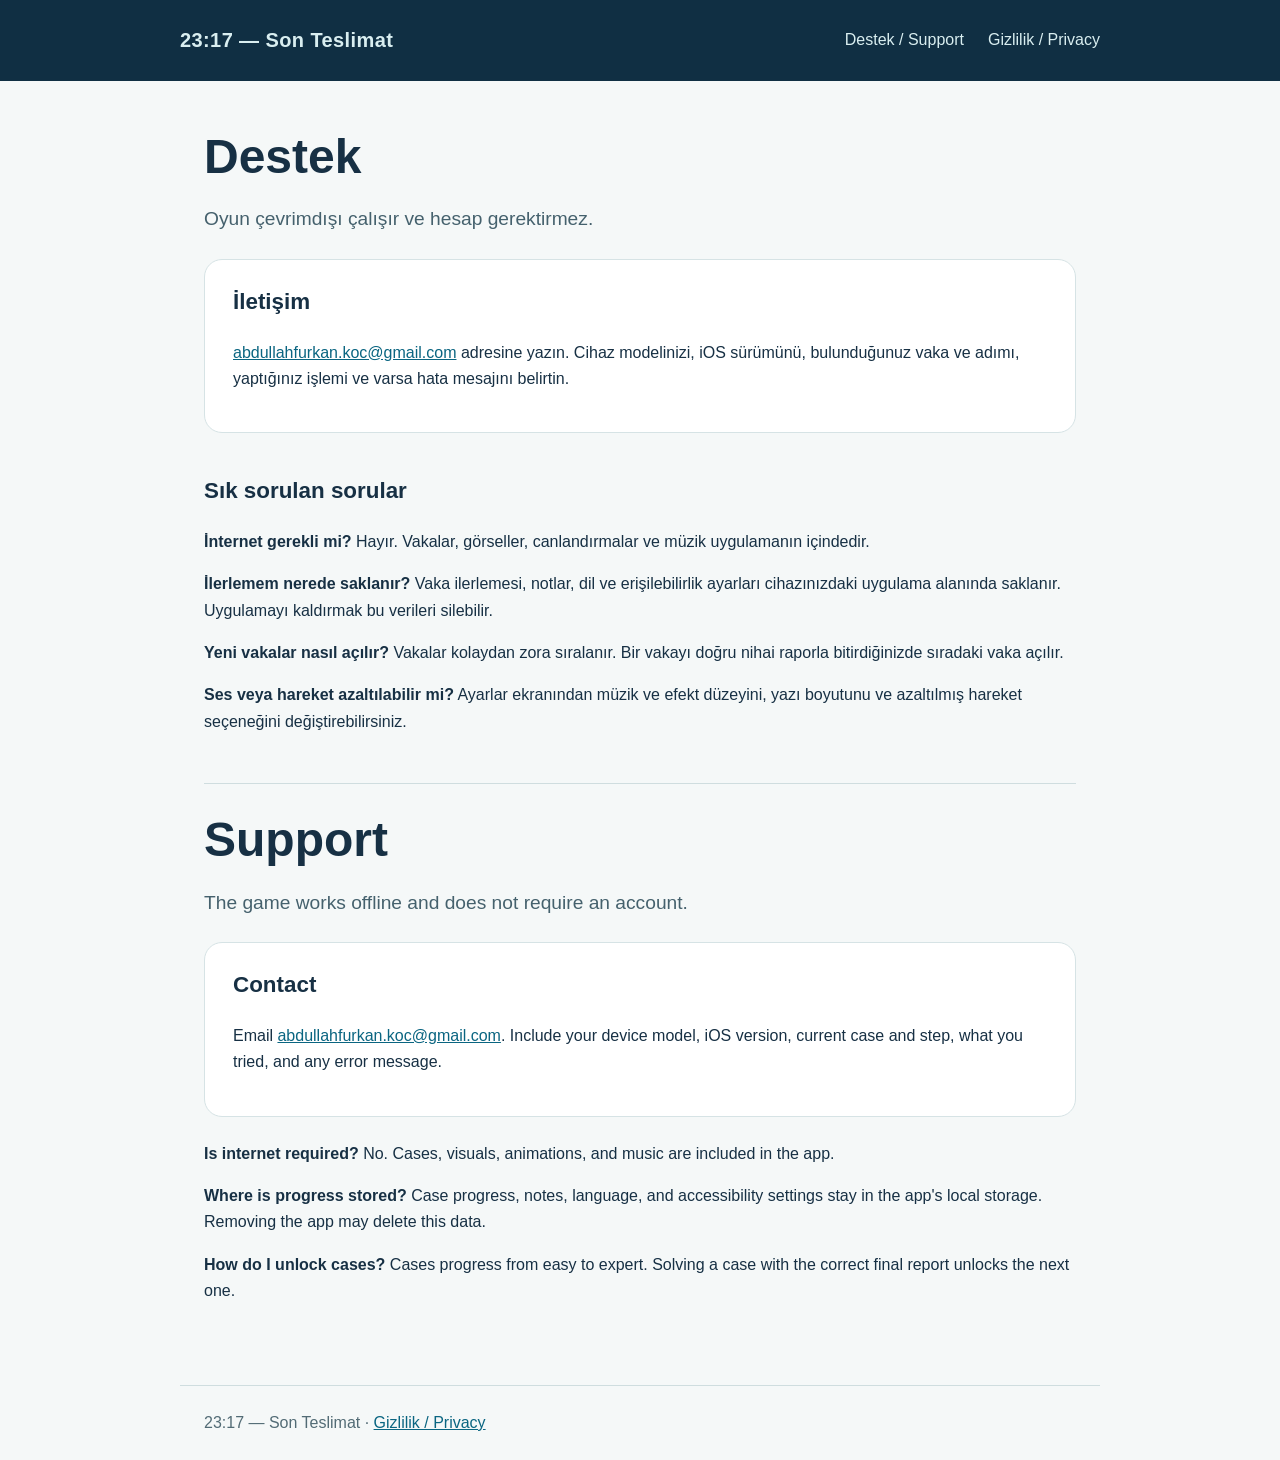
<file: son-teslimat/support.html>
<!doctype html>
<html lang="tr">
<head><meta charset="utf-8"><meta name="viewport" content="width=device-width, initial-scale=1"><title>Destek — 23:17 Son Teslimat</title><meta name="description" content="23:17 — Son Teslimat oyun desteği."><link rel="stylesheet" href="../style.css"></head>
<body>
<header><nav><strong><a href="index.html">23:17 — Son Teslimat</a></strong><a href="support.html">Destek / Support</a><a href="privacy.html">Gizlilik / Privacy</a></nav></header>
<main><h1>Destek</h1><p class="lead">Oyun çevrimdışı çalışır ve hesap gerektirmez.</p>
<div class="card"><h2>İletişim</h2><p><a href="mailto:abdullahfurkan.koc@gmail.com?subject=23%3A17%20Son%20Teslimat%20Destek">abdullahfurkan.koc@gmail.com</a> adresine yazın. Cihaz modelinizi, iOS sürümünü, bulunduğunuz vaka ve adımı, yaptığınız işlemi ve varsa hata mesajını belirtin.</p></div>
<h2>Sık sorulan sorular</h2>
<p><strong>İnternet gerekli mi?</strong> Hayır. Vakalar, görseller, canlandırmalar ve müzik uygulamanın içindedir.</p>
<p><strong>İlerlemem nerede saklanır?</strong> Vaka ilerlemesi, notlar, dil ve erişilebilirlik ayarları cihazınızdaki uygulama alanında saklanır. Uygulamayı kaldırmak bu verileri silebilir.</p>
<p><strong>Yeni vakalar nasıl açılır?</strong> Vakalar kolaydan zora sıralanır. Bir vakayı doğru nihai raporla bitirdiğinizde sıradaki vaka açılır.</p>
<p><strong>Ses veya hareket azaltılabilir mi?</strong> Ayarlar ekranından müzik ve efekt düzeyini, yazı boyutunu ve azaltılmış hareket seçeneğini değiştirebilirsiniz.</p>
<section class="language-block" id="en" lang="en"><h1>Support</h1><p class="lead">The game works offline and does not require an account.</p>
<div class="card"><h2>Contact</h2><p>Email <a href="mailto:abdullahfurkan.koc@gmail.com?subject=23%3A17%20The%20Last%20Delivery%20Support">abdullahfurkan.koc@gmail.com</a>. Include your device model, iOS version, current case and step, what you tried, and any error message.</p></div>
<p><strong>Is internet required?</strong> No. Cases, visuals, animations, and music are included in the app.</p>
<p><strong>Where is progress stored?</strong> Case progress, notes, language, and accessibility settings stay in the app's local storage. Removing the app may delete this data.</p>
<p><strong>How do I unlock cases?</strong> Cases progress from easy to expert. Solving a case with the correct final report unlocks the next one.</p></section>
</main><footer>23:17 — Son Teslimat · <a href="privacy.html">Gizlilik / Privacy</a></footer>
</body></html>
</file>
<file: style.css>
:root { color-scheme: light; font-family: -apple-system, BlinkMacSystemFont, "Segoe UI", sans-serif; color: #173044; background: #f5f8f8; }
* { box-sizing: border-box; }
body { margin: 0; line-height: 1.65; }
header { background: #102f43; color: white; padding: 24px max(24px, calc((100vw - 920px) / 2)); }
header a { color: #d9eef0; text-decoration: none; }
nav { display: flex; flex-wrap: wrap; align-items: center; gap: 24px; }
nav strong { margin-right: auto; font-size: 1.25rem; letter-spacing: .02em; }
main { max-width: 920px; margin: 0 auto; padding: 48px 24px 64px; }
h1 { font-size: clamp(2rem, 5vw, 3rem); line-height: 1.15; margin: 0 0 16px; }
h2 { font-size: 1.4rem; margin-top: 40px; }
p, li { font-size: 1rem; }
.lead { font-size: 1.2rem; color: #45616d; max-width: 680px; }
.card { background: white; border: 1px solid #d6e3e5; border-radius: 18px; padding: 24px 28px; margin: 24px 0; }
.card h2 { margin-top: 0; }
a { color: #0a6581; }
a:focus-visible { outline: 3px solid #d58a30; outline-offset: 3px; }
.lang { color: #55717d; font-size: .9rem; margin-bottom: 30px; }
.language-block { border-top: 1px solid #cfdddf; padding-top: 28px; margin-top: 48px; }
footer { max-width: 920px; margin: 0 auto; padding: 24px; border-top: 1px solid #cfdddf; color: #526b75; }
@media (max-width: 600px) { header { padding: 18px 24px; } nav { gap: 12px 18px; } nav strong { width: 100%; } main { padding-top: 36px; } .card { padding: 20px; } }
.eyebrow { color: #087187; font-size: .78rem; font-weight: 800; letter-spacing: .14em; margin: 0 0 12px; }
.hero, .guide-layout, .split-section { display: grid; grid-template-columns: minmax(0, 1.45fr) minmax(210px, .65fr); gap: 44px; align-items: center; }
.hero { padding-bottom: 58px; border-bottom: 1px solid #cfdddf; }
.hero h1 { font-size: clamp(2.5rem, 6vw, 4.5rem); letter-spacing: -.045em; }
.hero-image, .guide-image, .detail-image { display: block; width: 100%; max-width: 300px; height: auto; margin: 0 auto; border-radius: 18px; box-shadow: 0 20px 55px #102f4324; }
.actions { display: flex; align-items: center; flex-wrap: wrap; gap: 18px; margin: 28px 0 12px; }
.button { display: inline-block; background: #0b6683; color: white; padding: 13px 22px; border-radius: 10px; font-weight: 700; text-decoration: none; }
.button:hover { background: #084b62; }
.text-link { font-weight: 700; }
.fine-print { color: #55717d; font-size: .86rem; }
.feature-grid { display: grid; grid-template-columns: repeat(3, 1fr); gap: 18px; }
.feature { background: white; border: 1px solid #d6e3e5; border-radius: 16px; padding: 22px; }
.feature h3 { margin: 12px 0 6px; font-size: 1.14rem; }
.feature p { margin: 0; }
.step { color: #087187; font-size: .85rem; font-weight: 800; }
.split-section { padding: 55px 0; border-bottom: 1px solid #cfdddf; }
.guide-layout { padding: 18px 0 45px; align-items: start; }
.checklist { padding-left: 24px; }
.checklist li { margin: 0 0 10px; padding-left: 5px; }
.cta-panel { background: #102f43; color: white; border-radius: 20px; margin: 42px 0 0; padding: 30px; }
.cta-panel h2 { margin: 0 0 8px; }
.cta-panel a:not(.button) { color: #aff1ef; }
.cta-panel .button { background: #44d1cd; color: #102f43; }
.cta-panel .button:hover { background: #84ebe7; }
@media (max-width: 700px) { .hero, .guide-layout, .split-section { grid-template-columns: 1fr; gap: 28px; } .hero-image, .guide-image, .detail-image { max-width: 220px; } .feature-grid { grid-template-columns: 1fr; } }
</file>
